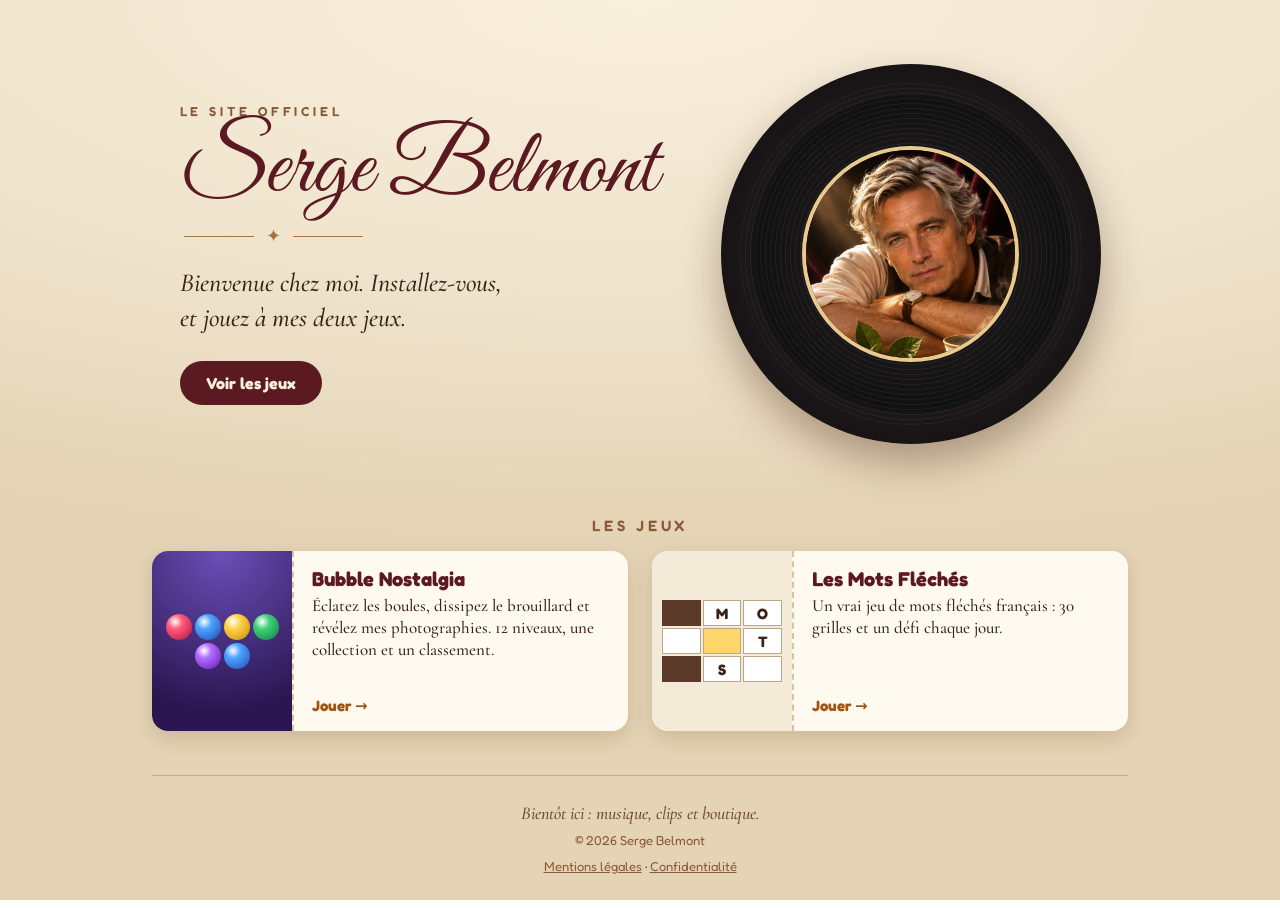
<file: index.html>
<!doctype html>
<html lang="fr">
  <head>
    <meta charset="utf-8" />
    <meta name="viewport" content="width=device-width, initial-scale=1, viewport-fit=cover" />
    <title>Serge Belmont – Le site officiel</title>
    <meta name="description" content="Le site officiel de Serge Belmont. Jouez gratuitement à ses deux jeux : Bubble Nostalgia et Les Mots Fléchés." />
    <meta name="theme-color" content="#efe3cc" />
    <!-- Aperçu lors du partage d'un lien (Facebook, Messenger, WhatsApp…). Adresse complète obligatoire. -->
    <meta property="og:type" content="website" />
    <meta property="og:site_name" content="Serge Belmont" />
    <meta property="og:title" content="Serge Belmont – Le site officiel" />
    <meta property="og:description" content="Jouez gratuitement à mes deux jeux : Bubble Nostalgia et Les Mots Fléchés." />
    <meta property="og:url" content="https://sergebelmont.com/" />
    <meta property="og:image" content="https://sergebelmont.com/images/og-image.jpg" />
    <meta property="og:image:width" content="1200" />
    <meta property="og:image:height" content="630" />
    <meta property="og:locale" content="fr_FR" />
    <meta name="twitter:card" content="summary_large_image" />
    <link rel="icon" type="image/png" sizes="32x32" href="/icons/favicon-32.png" />
    <link rel="icon" type="image/png" sizes="64x64" href="/icons/favicon-64.png" />
    <link rel="apple-touch-icon" href="/icons/apple-touch-icon.png" />
    <link rel="preload" href="/fonts/great-vibes-latin-400-normal.woff2" as="font" type="font/woff2" crossorigin />
    <link rel="stylesheet" href="/styles.css" />
  </head>
  <body>
    <main class="page">
      <header class="intro">
        <div class="intro-head">
          <p class="eyebrow">Le site officiel</p>
          <h1>Serge Belmont</h1>
          <div class="ornament" aria-hidden="true"><i></i><span>✦</span><i></i></div>
        </div>
        <div class="intro-sub">
          <p class="welcome">Bienvenue chez moi. Installez-vous,<br />et jouez à mes deux jeux.</p>
          <a class="to-games" href="#jeux">Voir les jeux</a>
        </div>

        <div class="record" aria-hidden="true">
          <div class="grooves"></div>
          <div class="label">
            <img src="/images/serge-belmont-portrait.webp" alt="" width="320" height="320" />
          </div>
        </div>
      </header>

      <section id="jeux" class="games" aria-labelledby="jeux-titre">
        <h2 id="jeux-titre">Les jeux</h2>
        <div class="tickets">
          <a class="ticket" href="/bubble-nostalgia/">
            <span class="ticket-art art-bubble" aria-hidden="true">
              <i class="ball red"></i><i class="ball blue"></i><i class="ball yellow"></i>
              <i class="ball green"></i><i class="ball purple"></i><i class="ball blue"></i>
            </span>
            <span class="ticket-body">
              <b>Bubble Nostalgia</b>
              <span>Éclatez les boules, dissipez le brouillard et révélez mes photographies. 12 niveaux, une collection et un classement.</span>
              <em>Jouer →</em>
            </span>
          </a>

          <a class="ticket" href="/mots-fleches/">
            <span class="ticket-art art-grid" aria-hidden="true">
              <i class="clue"></i><i>M</i><i>O</i>
              <i></i><i class="hl"></i><i>T</i>
              <i class="clue"></i><i>S</i><i></i>
            </span>
            <span class="ticket-body">
              <b>Les Mots Fléchés</b>
              <span>Un vrai jeu de mots fléchés français : 30 grilles et un défi chaque jour.</span>
              <em>Jouer →</em>
            </span>
          </a>
        </div>
      </section>

      <footer class="footer">
        <p class="soon">Bientôt ici : musique, clips et boutique.</p>
        <p class="copy">© 2026 Serge Belmont</p>
        <p class="footer-links"><a href="/mentions-legales/">Mentions légales</a> · <a href="/confidentialite/">Confidentialité</a></p>
      </footer>
    </main>
  </body>
</html>
</file>
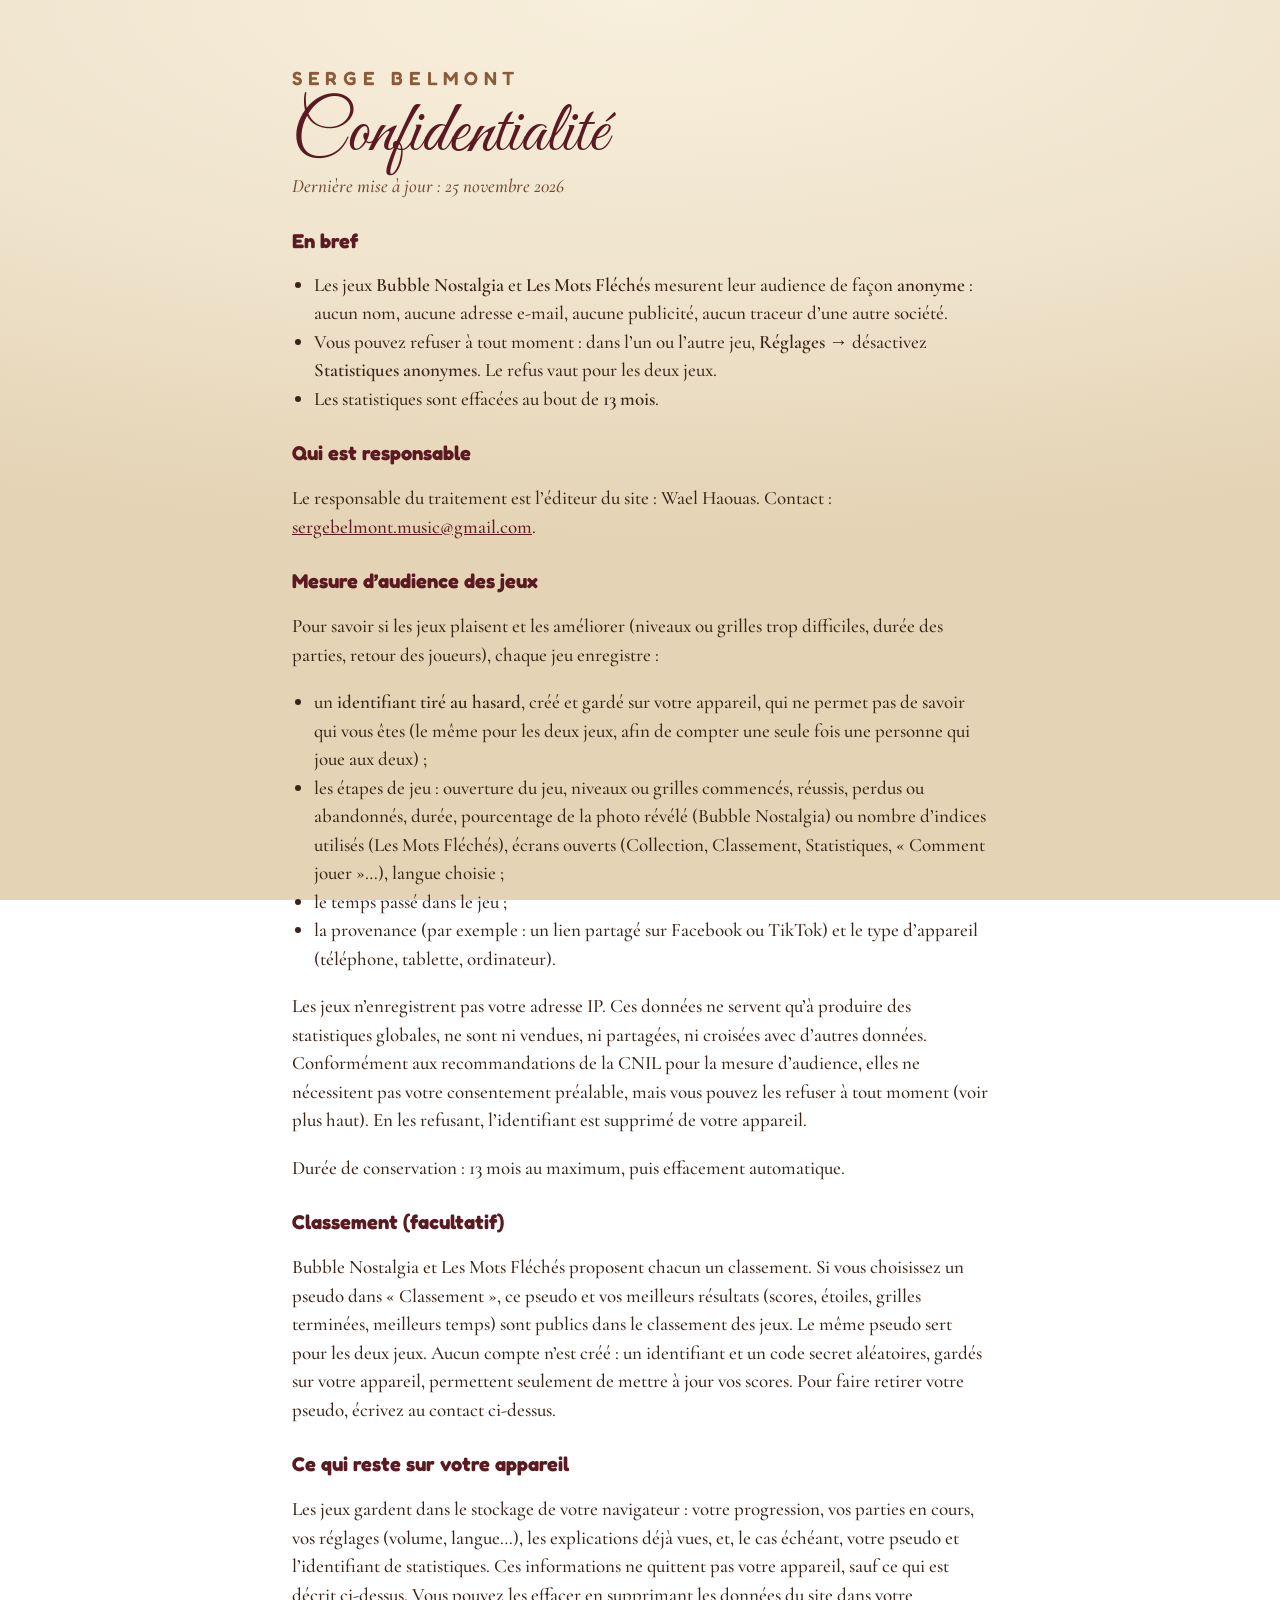
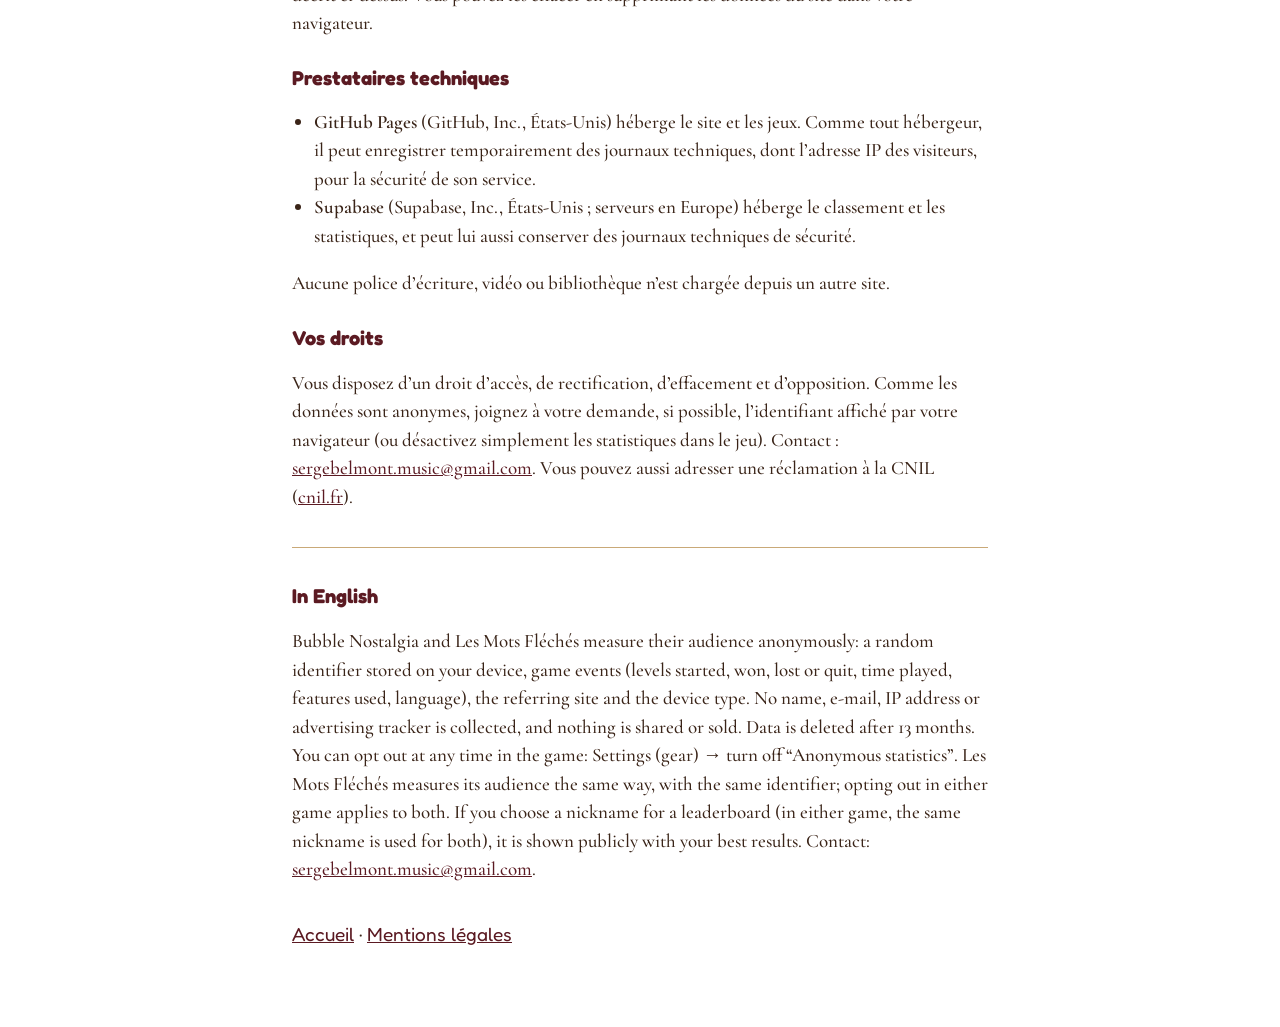
<file: confidentialite/index.html>
<!doctype html>
<html lang="fr">
  <head>
    <meta charset="utf-8" />
    <meta name="viewport" content="width=device-width, initial-scale=1" />
    <title>Confidentialité – Serge Belmont</title>
    <meta name="description" content="Données collectées par sergebelmont.com et le jeu Bubble Nostalgia, et comment les refuser." />
    <link rel="icon" type="image/png" sizes="32x32" href="/icons/favicon-32.png" />
    <link rel="stylesheet" href="/styles.css" />
  </head>
  <body>
    <main class="page legal">
      <p class="eyebrow"><a href="/">Serge Belmont</a></p>
      <h1 class="legal-title">Confidentialité</h1>
      <p class="legal-date">Dernière mise à jour : 25 novembre 2026</p>

      <h2>En bref</h2>
      <ul>
        <li>Les jeux <strong>Bubble Nostalgia</strong> et <strong>Les Mots Fléchés</strong> mesurent leur audience de façon <strong>anonyme</strong> : aucun nom, aucune adresse e-mail, aucune publicité, aucun traceur d’une autre société.</li>
        <li>Vous pouvez refuser à tout moment : dans l’un ou l’autre jeu, <strong>Réglages</strong> → désactivez <strong>Statistiques anonymes</strong>. Le refus vaut pour les deux jeux.</li>
        <li>Les statistiques sont effacées au bout de <strong>13 mois</strong>.</li>
      </ul>

      <h2>Qui est responsable</h2>
      <p>Le responsable du traitement est l’éditeur du site : Wael Haouas. Contact : <a href="mailto:sergebelmont.music@gmail.com">sergebelmont.music@gmail.com</a>.</p>

      <h2>Mesure d’audience des jeux</h2>
      <p>Pour savoir si les jeux plaisent et les améliorer (niveaux ou grilles trop difficiles, durée des parties, retour des joueurs), chaque jeu enregistre :</p>
      <ul>
        <li>un <strong>identifiant tiré au hasard</strong>, créé et gardé sur votre appareil, qui ne permet pas de savoir qui vous êtes (le même pour les deux jeux, afin de compter une seule fois une personne qui joue aux deux) ;</li>
        <li>les étapes de jeu : ouverture du jeu, niveaux ou grilles commencés, réussis, perdus ou abandonnés, durée, pourcentage de la photo révélé (Bubble Nostalgia) ou nombre d’indices utilisés (Les Mots Fléchés), écrans ouverts (Collection, Classement, Statistiques, « Comment jouer »…), langue choisie ;</li>
        <li>le temps passé dans le jeu ;</li>
        <li>la provenance (par exemple : un lien partagé sur Facebook ou TikTok) et le type d’appareil (téléphone, tablette, ordinateur).</li>
      </ul>
      <p>Les jeux n’enregistrent pas votre adresse IP. Ces données ne servent qu’à produire des statistiques globales, ne sont ni vendues, ni partagées, ni croisées avec d’autres données. Conformément aux recommandations de la CNIL pour la mesure d’audience, elles ne nécessitent pas votre consentement préalable, mais vous pouvez les refuser à tout moment (voir plus haut). En les refusant, l’identifiant est supprimé de votre appareil.</p>
      <p>Durée de conservation : 13 mois au maximum, puis effacement automatique.</p>

      <h2>Classement (facultatif)</h2>
      <p>Bubble Nostalgia et Les Mots Fléchés proposent chacun un classement. Si vous choisissez un pseudo dans « Classement », ce pseudo et vos meilleurs résultats (scores, étoiles, grilles terminées, meilleurs temps) sont publics dans le classement des jeux. Le même pseudo sert pour les deux jeux. Aucun compte n’est créé : un identifiant et un code secret aléatoires, gardés sur votre appareil, permettent seulement de mettre à jour vos scores. Pour faire retirer votre pseudo, écrivez au contact ci-dessus.</p>

      <h2>Ce qui reste sur votre appareil</h2>
      <p>Les jeux gardent dans le stockage de votre navigateur : votre progression, vos parties en cours, vos réglages (volume, langue…), les explications déjà vues, et, le cas échéant, votre pseudo et l’identifiant de statistiques. Ces informations ne quittent pas votre appareil, sauf ce qui est décrit ci-dessus. Vous pouvez les effacer en supprimant les données du site dans votre navigateur.</p>

      <h2>Prestataires techniques</h2>
      <ul>
        <li><strong>GitHub Pages</strong> (GitHub, Inc., États-Unis) héberge le site et les jeux. Comme tout hébergeur, il peut enregistrer temporairement des journaux techniques, dont l’adresse IP des visiteurs, pour la sécurité de son service.</li>
        <li><strong>Supabase</strong> (Supabase, Inc., États-Unis ; serveurs en Europe) héberge le classement et les statistiques, et peut lui aussi conserver des journaux techniques de sécurité.</li>
      </ul>
      <p>Aucune police d’écriture, vidéo ou bibliothèque n’est chargée depuis un autre site.</p>

      <h2>Vos droits</h2>
      <p>Vous disposez d’un droit d’accès, de rectification, d’effacement et d’opposition. Comme les données sont anonymes, joignez à votre demande, si possible, l’identifiant affiché par votre navigateur (ou désactivez simplement les statistiques dans le jeu). Contact : <a href="mailto:sergebelmont.music@gmail.com">sergebelmont.music@gmail.com</a>. Vous pouvez aussi adresser une réclamation à la CNIL (<a href="https://www.cnil.fr">cnil.fr</a>).</p>

      <section lang="en" class="legal-en">
        <h2>In English</h2>
        <p>Bubble Nostalgia and Les Mots Fléchés measure their audience anonymously: a random identifier stored on your device, game events (levels started, won, lost or quit, time played, features used, language), the referring site and the device type. No name, e-mail, IP address or advertising tracker is collected, and nothing is shared or sold. Data is deleted after 13 months. You can opt out at any time in the game: Settings (gear) → turn off “Anonymous statistics”. Les Mots Fléchés measures its audience the same way, with the same identifier; opting out in either game applies to both. If you choose a nickname for a leaderboard (in either game, the same nickname is used for both), it is shown publicly with your best results. Contact: <a href="mailto:sergebelmont.music@gmail.com">sergebelmont.music@gmail.com</a>.</p>
      </section>

      <p class="legal-links"><a href="/">Accueil</a> · <a href="/mentions-legales/">Mentions légales</a></p>
    </main>
  </body>
</html>
</file>
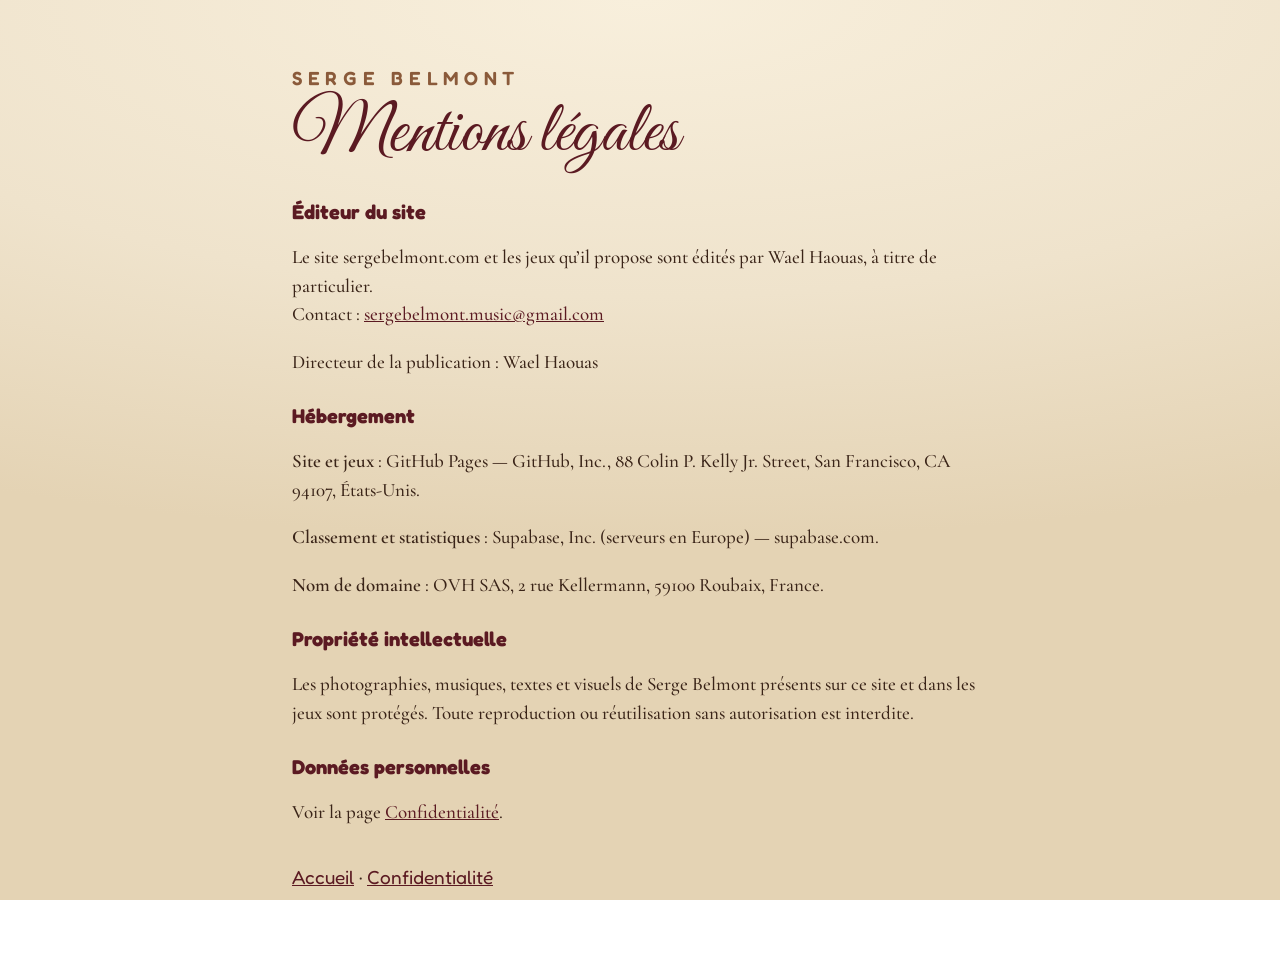
<file: mentions-legales/index.html>
<!doctype html>
<html lang="fr">
  <head>
    <meta charset="utf-8" />
    <meta name="viewport" content="width=device-width, initial-scale=1" />
    <title>Mentions légales – Serge Belmont</title>
    <link rel="icon" type="image/png" sizes="32x32" href="/icons/favicon-32.png" />
    <link rel="stylesheet" href="/styles.css" />
  </head>
  <body>
    <main class="page legal">
      <p class="eyebrow"><a href="/">Serge Belmont</a></p>
      <h1 class="legal-title">Mentions légales</h1>

      <h2>Éditeur du site</h2>
      <p>Le site sergebelmont.com et les jeux qu’il propose sont édités par Wael Haouas, à titre de particulier.<br />Contact : <a href="mailto:sergebelmont.music@gmail.com">sergebelmont.music@gmail.com</a></p>
      <p>Directeur de la publication : Wael Haouas</p>

      <h2>Hébergement</h2>
      <p><strong>Site et jeux</strong> : GitHub Pages — GitHub, Inc., 88 Colin P. Kelly Jr. Street, San Francisco, CA 94107, États-Unis.</p>
      <p><strong>Classement et statistiques</strong> : Supabase, Inc. (serveurs en Europe) — supabase.com.</p>
      <p><strong>Nom de domaine</strong> : OVH SAS, 2 rue Kellermann, 59100 Roubaix, France.</p>

      <h2>Propriété intellectuelle</h2>
      <p>Les photographies, musiques, textes et visuels de Serge Belmont présents sur ce site et dans les jeux sont protégés. Toute reproduction ou réutilisation sans autorisation est interdite.</p>

      <h2>Données personnelles</h2>
      <p>Voir la page <a href="/confidentialite/">Confidentialité</a>.</p>

      <p class="legal-links"><a href="/">Accueil</a> · <a href="/confidentialite/">Confidentialité</a></p>
    </main>
  </body>
</html>
</file>
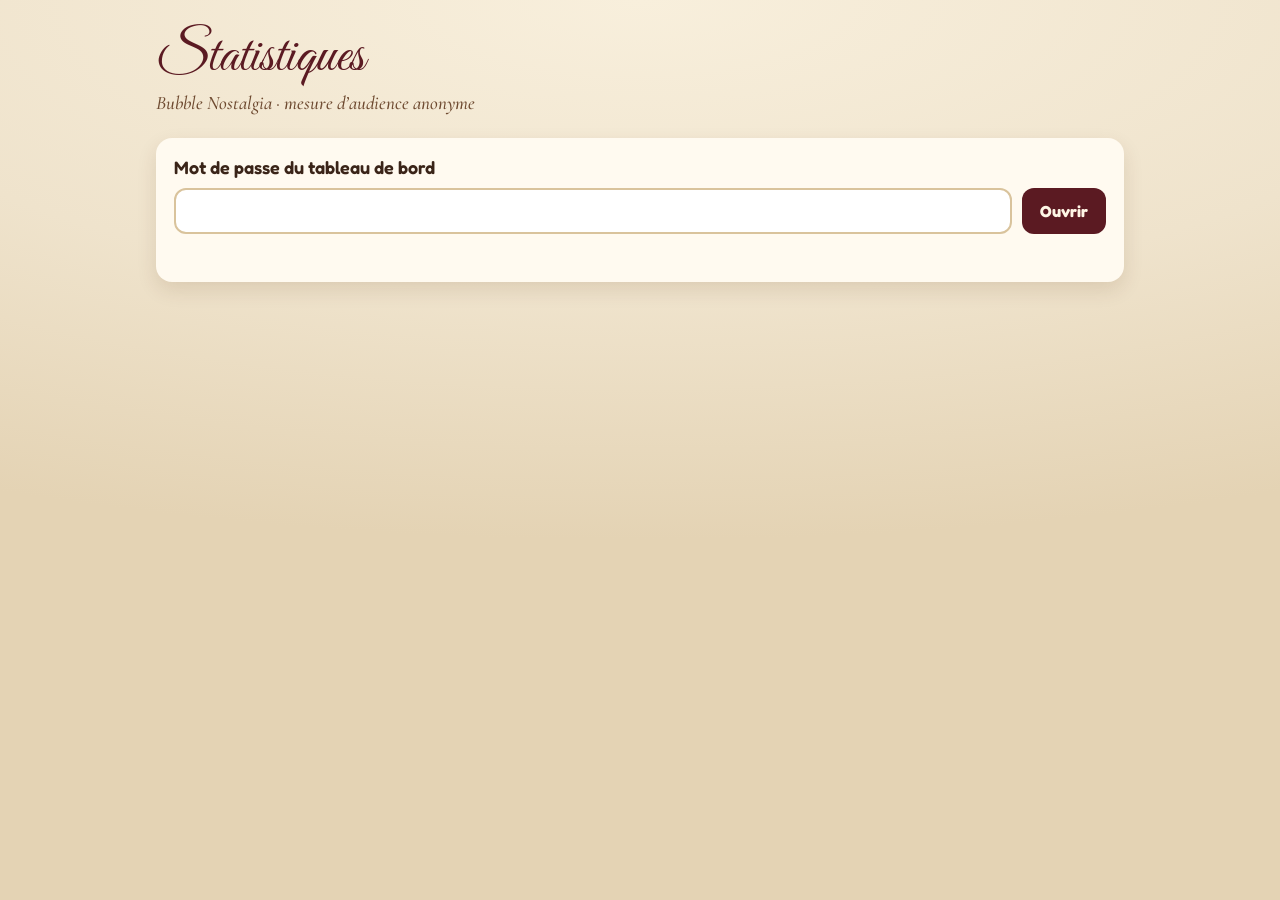
<file: stats/index.html>
<!doctype html>
<html lang="fr">
  <head>
    <meta charset="utf-8" />
    <meta name="viewport" content="width=device-width, initial-scale=1" />
    <meta name="robots" content="noindex, nofollow" />
    <title>Statistiques – Bubble Nostalgia</title>
    <link rel="icon" type="image/png" sizes="32x32" href="/icons/favicon-32.png" />
    <link rel="stylesheet" href="/styles.css" />
    <style>
      :root {
        --bar: #7a2430;
        --bar-soft: #c9a27a;
        --muted: #6e4a30;
      }
      body {
        font-family: var(--round);
      }
      .wrap {
        max-width: 1000px;
        margin: 0 auto;
        padding: 28px 16px 60px;
      }
      h1 {
        margin: 0;
        font-size: clamp(40px, 9vw, 56px);
      }
      .sub {
        margin: 4px 0 24px;
        color: var(--muted);
        font-family: var(--serif);
        font-style: italic;
        font-size: 19px;
      }
      form.login {
        display: flex;
        flex-wrap: wrap;
        gap: 10px;
        align-items: center;
        background: var(--card);
        padding: 18px;
        border-radius: 16px;
        box-shadow: 0 8px 20px rgba(80, 40, 10, 0.12);
      }
      form.login label {
        width: 100%;
        font-weight: 600;
      }
      input[type='password'] {
        flex: 1 1 220px;
        min-width: 0;
        height: 46px;
        padding: 0 14px;
        font: inherit;
        font-size: 17px;
        border: 2px solid var(--line);
        border-radius: 12px;
        background: #fff;
      }
      button,
      select {
        height: 46px;
        padding: 0 18px;
        font: inherit;
        font-weight: 700;
        font-size: 16px;
        border-radius: 12px;
        border: 0;
        cursor: pointer;
      }
      button.primary {
        background: var(--wine);
        color: #fff6e6;
      }
      button.ghost,
      select {
        background: transparent;
        border: 2px solid var(--line);
        color: var(--ink);
      }
      .msg {
        width: 100%;
        margin: 0;
        min-height: 20px;
        color: #a3221a;
        font-size: 15px;
      }
      .bar-top {
        display: flex;
        flex-wrap: wrap;
        gap: 10px;
        align-items: center;
        justify-content: space-between;
        margin-bottom: 18px;
      }
      .tiles {
        display: grid;
        grid-template-columns: repeat(auto-fit, minmax(150px, 1fr));
        gap: 12px;
        margin-bottom: 18px;
      }
      .tile,
      .card {
        background: var(--card);
        border-radius: 16px;
        box-shadow: 0 8px 20px rgba(80, 40, 10, 0.12);
      }
      .tile {
        padding: 14px 16px;
      }
      .tile b {
        display: block;
        font-size: 30px;
        color: var(--ink);
        line-height: 1.1;
      }
      .tile span {
        font-size: 14px;
        color: var(--muted);
      }
      .card {
        padding: 16px 18px 18px;
        margin-bottom: 18px;
      }
      .card h2 {
        margin: 0 0 4px;
        font-size: 19px;
        color: var(--wine);
      }
      .card .hint {
        margin: 0 0 12px;
        font-size: 14px;
        color: var(--muted);
      }
      .grid2 {
        display: grid;
        grid-template-columns: repeat(auto-fit, minmax(280px, 1fr));
        gap: 18px;
      }
      .grid2 .card {
        margin-bottom: 0;
      }
      /* Barres verticales par jour */
      .days {
        display: flex;
        align-items: flex-end;
        gap: 2px;
        height: 170px;
        border-bottom: 1px solid var(--line);
        position: relative;
      }
      .day {
        flex: 1 1 0;
        min-width: 3px;
        background: var(--bar);
        border-radius: 4px 4px 0 0;
        position: relative;
      }
      .day:hover,
      .day:focus {
        background: #a4323f;
        outline: none;
      }
      .day-axis {
        display: flex;
        justify-content: space-between;
        font-size: 12px;
        color: var(--muted);
        margin-top: 6px;
      }
      .tip {
        position: fixed;
        pointer-events: none;
        background: #2a1218;
        color: #fff6e6;
        font-size: 13px;
        line-height: 1.4;
        padding: 8px 10px;
        border-radius: 8px;
        z-index: 10;
        white-space: nowrap;
      }
      /* Barres horizontales */
      .hbars {
        display: grid;
        gap: 6px;
      }
      .hrow {
        display: grid;
        grid-template-columns: minmax(70px, 30%) 1fr auto;
        gap: 10px;
        align-items: center;
        font-size: 15px;
      }
      .hrow .track {
        height: 14px;
        background: rgba(122, 36, 48, 0.1);
        border-radius: 0 4px 4px 0;
        overflow: hidden;
      }
      .hrow .fill {
        height: 100%;
        background: var(--bar);
        border-radius: 0 4px 4px 0;
      }
      .hrow .val {
        font-variant-numeric: tabular-nums;
        color: var(--ink);
        font-weight: 600;
      }
      table {
        width: 100%;
        border-collapse: collapse;
        font-size: 14px;
        font-variant-numeric: tabular-nums;
      }
      th,
      td {
        padding: 7px 6px;
        text-align: right;
        border-bottom: 1px solid #eadcc2;
        white-space: nowrap;
      }
      th:first-child,
      td:first-child {
        text-align: left;
      }
      th {
        color: var(--muted);
        font-weight: 600;
      }
      .scroll {
        overflow-x: auto;
      }
      .empty {
        color: var(--muted);
        font-style: italic;
        font-family: var(--serif);
        font-size: 17px;
      }
      .views {
        display: flex;
        flex-wrap: wrap;
        gap: 8px;
        margin: 0 0 16px;
        padding: 0;
        border: 0;
      }
      .views legend {
        width: 100%;
        margin-bottom: 6px;
        font-weight: 600;
        color: var(--muted);
      }
      .views label {
        cursor: pointer;
      }
      .views input {
        position: absolute;
        opacity: 0;
      }
      .views span {
        display: inline-flex;
        align-items: center;
        min-height: 44px;
        padding: 0 16px;
        border-radius: 22px;
        border: 2px solid var(--line);
        font-weight: 700;
        background: var(--card);
      }
      .views input:checked + span {
        background: var(--wine);
        border-color: var(--wine);
        color: #fff6e6;
      }
      .views input:focus-visible + span {
        outline: 3px solid var(--gold);
        outline-offset: 2px;
      }
      .view-note {
        margin: -4px 0 14px;
        color: var(--muted);
        font-size: 15px;
      }
      .hidden {
        display: none !important;
      }
    </style>
  </head>
  <body>
    <main class="wrap">
      <h1>Statistiques</h1>
      <p class="sub">Bubble Nostalgia · mesure d’audience anonyme</p>

      <form id="login" class="login">
        <label for="pw">Mot de passe du tableau de bord</label>
        <input id="pw" type="password" autocomplete="current-password" required />
        <button class="primary" type="submit">Ouvrir</button>
        <p id="msg" class="msg" role="alert"></p>
      </form>

      <section id="dash" class="hidden" aria-live="polite">
        <fieldset class="views">
          <legend>Afficher</legend>
          <label><input type="radio" name="view" value="all" checked /> <span>Les deux jeux</span></label>
          <label><input type="radio" name="view" value="bubble" /> <span>Bubble Nostalgia</span></label>
          <label><input type="radio" name="view" value="mf" /> <span>Les Mots Fléchés</span></label>
        </fieldset>

        <div class="bar-top">
          <label>Période
            <select id="period">
              <option value="7">7 derniers jours</option>
              <option value="30" selected>30 derniers jours</option>
              <option value="90">90 derniers jours</option>
              <option value="365">12 derniers mois</option>
            </select>
          </label>
          <span>
            <button id="refresh" class="ghost" type="button">Actualiser</button>
            <button id="logout" class="ghost" type="button">Se déconnecter</button>
          </span>
        </div>

        <p id="view-note" class="view-note"></p>
        <div id="tiles" class="tiles"></div>

        <div class="card">
          <h2>Visiteurs par jour</h2>
          <p class="hint">Survolez ou touchez une barre pour le détail du jour.</p>
          <div id="days" class="days" role="img" aria-label="Visiteurs par jour"></div>
          <div id="day-axis" class="day-axis"></div>
        </div>

        <div id="card-games" class="card">
          <h2>Visiteurs par jeu</h2>
          <p class="hint">Une personne qui a joué aux deux jeux compte dans chacun.</p>
          <div id="games" class="hbars"></div>
        </div>

        <div id="card-bubble" class="card">
          <h2>Bubble Nostalgia : les niveaux</h2>
          <p class="hint">Joueurs, victoires, défaites et abandons par niveau, sur la période.</p>
          <div class="scroll"><table id="levels-bubble"></table></div>
        </div>

        <div id="card-mf" class="card">
          <h2>Les Mots Fléchés : les grilles</h2>
          <p class="hint">Joueurs, grilles terminées et abandonnées, sur la période.</p>
          <div class="scroll"><table id="levels-mf"></table></div>
        </div>

        <div class="grid2">
          <div id="card-far-bubble" class="card">
            <h2>Bubble : où les joueurs s’arrêtent</h2>
            <p class="hint">Dernier niveau gagné par chaque visiteur (0 = aucun).</p>
            <div id="far-bubble" class="hbars"></div>
          </div>
          <div id="card-far-mf" class="card">
            <h2>Mots Fléchés : où les joueurs s’arrêtent</h2>
            <p class="hint">Dernière grille du parcours terminée (0 = aucune).</p>
            <div id="far-mf" class="hbars"></div>
          </div>
          <div class="card">
            <h2>D’où ils viennent</h2>
            <p class="hint">Les applications TikTok, Facebook et Instagram n’indiquent pas toujours d’où vient le visiteur : partagez les liens avec <code>?src=</code> pour un comptage fiable.</p>
            <div id="src" class="hbars"></div>
          </div>
          <div class="card">
            <h2>Langues</h2>
            <p class="hint">Les Mots Fléchés n’existe qu’en français.</p>
            <div id="lang" class="hbars"></div>
          </div>
          <div class="card">
            <h2>Appareils</h2>
            <div id="device" class="hbars"></div>
          </div>
          <div class="card">
            <h2>Fonctions utilisées</h2>
            <p class="hint">Nombre de visiteurs (photos : nombre d’ouvertures).</p>
            <div id="features" class="hbars"></div>
          </div>
        </div>
      </section>
    </main>
    <div id="tip" class="tip hidden" role="tooltip"></div>

    <script>
      // Adresse et clé PUBLIQUE du projet (la même que dans les jeux) : les
      // données ne sont lisibles qu'avec le mot de passe, vérifié par le serveur.
      const URL_BASE = 'https://xfvyujzzrubpqzrimots.supabase.co';
      const KEY = 'sb_publishable_0__DCATjWu45u9UGz6VG4g_ZvEUW_uF';
      const STORE = 'bn-stats-pw';
      const VIEW_STORE = 'bn-stats-view';
      const $ = (id) => document.getElementById(id);
      const nf = new Intl.NumberFormat('fr-FR');
      const esc = (s) => String(s).replace(/[&<>"']/g, (c) => ({ '&': '&amp;', '<': '&lt;', '>': '&gt;', '"': '&quot;', "'": '&#39;' })[c]);
      const LANGS = { fr: 'Français', en: 'Anglais', ru: 'Russe', es: 'Espagnol', pt: 'Portugais', pl: 'Polonais', tr: 'Turc', ro: 'Roumain', de: 'Allemand', it: 'Italien', nl: 'Néerlandais' };
      const DEVICES = { mobile: 'Téléphone', tablet: 'Tablette', desktop: 'Ordinateur' };
      const SOURCES = { direct: 'Lien direct ou inconnu', site: 'Site sergebelmont.com', autre: 'Autre site', facebook: 'Facebook', instagram: 'Instagram', tiktok: 'TikTok', youtube: 'YouTube', google: 'Google', whatsapp: 'WhatsApp', submithub: 'SubmitHub', spotify: 'Spotify', x: 'X (Twitter)' };
      const GAMES = { bubble: 'Bubble Nostalgia', mf: 'Les Mots Fléchés' };
      const NOTES = {
        all: 'Vue d’ensemble : un visiteur qui a joué aux deux jeux n’est compté qu’une fois.',
        bubble: 'Bubble Nostalgia uniquement.',
        mf: 'Les Mots Fléchés uniquement.',
      };
      let password = '';
      try { password = sessionStorage.getItem(STORE) || ''; } catch {}
      try {
        const v = localStorage.getItem(VIEW_STORE);
        if (v) document.querySelector(`input[name="view"][value="${v}"]`).checked = true;
      } catch {}

      const view = () => document.querySelector('input[name="view"]:checked').value;
      const duration = (s) => {
        s = Math.round(s || 0);
        if (s < 60) return `${s} s`;
        const m = Math.floor(s / 60);
        return m < 60 ? `${m} min ${String(s % 60).padStart(2, '0')}` : `${Math.floor(m / 60)} h ${String(m % 60).padStart(2, '0')}`;
      };
      const pct = (a, b) => (b ? `${Math.round((100 * a) / b)} %` : '–');
      const mfName = (n) => (n === 0 ? 'Défi du jour' : n > 100 ? `Serge Belmont ${n - 100}` : `Grille ${n}`);
      const show = (id, on) => $(id).classList.toggle('hidden', !on);

      async function load() {
        $('msg').textContent = '';
        let res;
        const v = view();
        try {
          res = await fetch(`${URL_BASE}/rest/v1/rpc/get_stats`, {
            method: 'POST',
            headers: { apikey: KEY, 'Content-Type': 'application/json' },
            body: JSON.stringify({ p_password: password, p_days: Number($('period').value), p_game: v === 'all' ? null : v }),
          });
        } catch {
          $('msg').textContent = 'Connexion impossible. Vérifiez votre réseau.';
          return;
        }
        if (!res.ok) {
          const body = await res.json().catch(() => ({}));
          $('msg').textContent = body.message === 'mot_de_passe' ? 'Mot de passe incorrect.' : 'Les statistiques n’ont pas pu être chargées.';
          showLogin();
          return;
        }
        render(await res.json(), v);
        try { sessionStorage.setItem(STORE, password); } catch {}
        $('login').classList.add('hidden');
        $('dash').classList.remove('hidden');
      }

      function showLogin() {
        $('dash').classList.add('hidden');
        $('login').classList.remove('hidden');
      }

      function hbars(el, rows, label = (k) => k) {
        if (!rows.length) {
          el.innerHTML = '<p class="empty">Pas encore de données.</p>';
          return;
        }
        const max = Math.max(...rows.map((r) => r.value), 1);
        el.innerHTML = rows
          .map(
            (r) => `<div class="hrow"><span>${esc(label(r.key))}</span>
              <span class="track"><span class="fill" style="width:${(100 * r.value) / max}%;display:block"></span></span>
              <span class="val">${nf.format(r.value)}</span></div>`,
          )
          .join('');
      }

      function table(el, head, rows) {
        el.innerHTML = rows.length
          ? `<thead><tr>${head.map((h) => `<th>${h}</th>`).join('')}</tr></thead><tbody>${rows.map((r) => `<tr>${r.map((c) => `<td>${c}</td>`).join('')}</tr>`).join('')}</tbody>`
          : '<tbody><tr><td class="empty">Pas encore de données.</td></tr></tbody>';
      }

      function render(d, v) {
        $('view-note').textContent = NOTES[v];
        const t = d.totals;
        const r = d.retention;
        const played = v === 'mf' ? 'grilles commencées' : v === 'bubble' ? 'niveaux lancés' : 'parties lancées';
        const tiles = [
          [nf.format(t.visitors), 'visiteurs'],
          [nf.format(t.new_visitors), 'nouveaux visiteurs'],
          [nf.format(t.sessions), 'visites'],
          [duration(t.avg_session_seconds), 'temps moyen par visite'],
          [`${nf.format(t.total_play_hours)} h`, 'temps de jeu total'],
          [nf.format(t.levels_played), played],
          [pct(r.d1, r.cohort_d1_eligible), `revenus le lendemain (${r.d1}/${r.cohort_d1_eligible})`],
          [pct(r.d7, r.cohort_d7_eligible), `revenus dans les 7 jours (${r.d7}/${r.cohort_d7_eligible})`],
        ];
        $('tiles').innerHTML = tiles.map(([val, l]) => `<div class="tile"><b>${val}</b><span>${esc(l)}</span></div>`).join('');

        // Visiteurs par jour
        const days = d.daily;
        const max = Math.max(...days.map((x) => x.visitors), 1);
        $('days').innerHTML = days
          .map((x) => {
            const h = x.visitors ? Math.max(4, (150 * x.visitors) / max) : 0;
            const date = new Date(x.day + 'T12:00:00').toLocaleDateString('fr-FR', { weekday: 'short', day: 'numeric', month: 'short' });
            const info = `${date}<br>${x.visitors} visiteur(s) · ${x.new} nouveau(x)<br>${x.sessions} visite(s)`;
            return `<span class="day" tabindex="0" style="height:${h}px" data-info="${esc(info)}" aria-label="${esc(info.replace(/<br>/g, ', '))}"></span>`;
          })
          .join('');
        const fmtDay = (s) => new Date(s + 'T12:00:00').toLocaleDateString('fr-FR', { day: 'numeric', month: 'short' });
        $('day-axis').innerHTML = days.length ? `<span>${fmtDay(days[0].day)}</span><span>${fmtDay(days[days.length - 1].day)}</span>` : '';

        // Par jeu (vue d'ensemble seulement)
        show('card-games', v === 'all');
        hbars($('games'), d.by_game.map((x) => ({ key: x.key, value: x.visitors })), (k) => GAMES[k] || k);

        // Niveaux et grilles
        const lb = d.levels.filter((l) => l.game === 'bubble');
        const lm = d.levels.filter((l) => l.game === 'mf').sort((a, b) => (a.level === 0) - (b.level === 0) || a.level - b.level);
        show('card-bubble', v !== 'mf');
        show('card-mf', v !== 'bubble');
        table(
          $('levels-bubble'),
          ['Niveau', 'Joueurs', 'Parties', 'Gagnées', 'Perdues', 'Abandons', 'Durée moy.', '% atteint si échec'],
          lb.map((l) => [l.level, l.players, l.started, `${l.won} (${pct(l.won, l.started)})`, l.lost, l.quit, duration(l.avg_seconds), l.avg_percent_failed == null ? '–' : l.avg_percent_failed + ' %']),
        );
        table(
          $('levels-mf'),
          ['Grille', 'Joueurs', 'Commencées', 'Terminées', 'Abandons', 'Durée moy.', 'Indices moy.'],
          lm.map((l) => [esc(mfName(l.level)), l.players, l.started, `${l.won} (${pct(l.won, l.started)})`, l.quit, duration(l.avg_seconds), l.avg_hints == null ? '–' : String(l.avg_hints).replace('.', ',')]),
        );

        show('card-far-bubble', v !== 'mf');
        show('card-far-mf', v !== 'bubble');
        const far = (g) => d.furthest.filter((x) => x.game === g).map((x) => ({ key: x.level, value: x.visitors }));
        hbars($('far-bubble'), far('bubble'), (k) => `Niveau ${k}`);
        hbars($('far-mf'), far('mf'), (k) => `Grille ${k}`);

        hbars($('src'), d.by_src.map((x) => ({ key: x.key, value: x.visitors })), (k) => SOURCES[k] || k);
        hbars($('lang'), d.by_lang.map((x) => ({ key: x.key, value: x.visitors })), (k) => LANGS[k] || k);
        hbars($('device'), d.by_device.map((x) => ({ key: x.key, value: x.visitors })), (k) => DEVICES[k] || k);
        const f = d.features;
        hbars(
          $('features'),
          [
            { key: 'Collection ouverte', value: f.collection },
            { key: 'Photos agrandies (Bubble)', value: f.photo },
            { key: 'Comment jouer (Bubble)', value: f.guide },
            { key: 'Univers Serge Belmont (Mots Fléchés)', value: f.univers },
            { key: 'Statistiques ouvertes (Mots Fléchés)', value: f.stats },
            { key: 'Classement ouvert', value: f.board },
            { key: 'Pseudo choisi', value: f.pseudo },
            { key: 'Langue changée (Bubble)', value: f.lang_change },
          ].filter((x) => x.value > 0),
        );
      }

      // Info-bulle des barres journalières (souris, toucher, clavier).
      const tip = $('tip');
      const showTip = (el, x, y) => {
        tip.innerHTML = el.dataset.info;
        tip.classList.remove('hidden');
        const w = tip.offsetWidth;
        tip.style.left = `${Math.min(window.innerWidth - w - 8, Math.max(8, x - w / 2))}px`;
        tip.style.top = `${Math.max(8, y - tip.offsetHeight - 12)}px`;
      };
      $('days').addEventListener('pointermove', (e) => {
        const el = e.target.closest('.day');
        if (el) showTip(el, e.clientX, e.clientY);
        else tip.classList.add('hidden');
      });
      $('days').addEventListener('pointerleave', () => tip.classList.add('hidden'));
      $('days').addEventListener('focusin', (e) => {
        const r = e.target.getBoundingClientRect();
        showTip(e.target, r.left + r.width / 2, r.top);
      });
      $('days').addEventListener('focusout', () => tip.classList.add('hidden'));

      $('login').addEventListener('submit', (e) => {
        e.preventDefault();
        password = $('pw').value;
        load();
      });
      document.querySelectorAll('input[name="view"]').forEach((i) =>
        i.addEventListener('change', () => {
          try { localStorage.setItem(VIEW_STORE, view()); } catch {}
          load();
        }),
      );
      $('period').addEventListener('change', load);
      $('refresh').addEventListener('click', load);
      $('logout').addEventListener('click', () => {
        password = '';
        try { sessionStorage.removeItem(STORE); } catch {}
        $('pw').value = '';
        showLogin();
      });
      if (password) load();
    </script>
  </body>
</html>
</file>
<file: styles.css>
/* Polices hébergées sur le site (aucun appel à un service extérieur). */
@font-face {
  font-family: 'Great Vibes';
  src: url('/fonts/great-vibes-latin-400-normal.woff2') format('woff2');
  font-weight: 400;
  font-display: swap;
}
@font-face {
  font-family: 'Cormorant Garamond';
  src: url('/fonts/cormorant-garamond-latin-500-normal.woff2') format('woff2');
  font-weight: 500;
  font-display: swap;
}
@font-face {
  font-family: 'Cormorant Garamond';
  src: url('/fonts/cormorant-garamond-latin-500-italic.woff2') format('woff2');
  font-weight: 500;
  font-style: italic;
  font-display: swap;
}
@font-face {
  font-family: 'Cormorant Garamond';
  src: url('/fonts/cormorant-garamond-latin-600-normal.woff2') format('woff2');
  font-weight: 600;
  font-display: swap;
}
@font-face {
  font-family: 'Fredoka';
  src: url('/fonts/fredoka-latin-wght-normal.woff2') format('woff2');
  font-weight: 300 700;
  font-display: swap;
}

:root {
  --paper: #efe3cc;
  --paper-light: #f8efdc;
  --paper-dark: #e4d3b4;
  --ink: #3a2418;
  --wine: #5b1a22;
  --brown: #8a5a3a;
  --gold: #a8743e;
  --orange: #a35412;
  --card: #fffaf0;
  --line: #d9c39c;
  --serif: 'Cormorant Garamond', Georgia, 'Times New Roman', serif;
  --script: 'Great Vibes', 'Cormorant Garamond', cursive;
  --round: 'Fredoka', system-ui, -apple-system, 'Segoe UI', sans-serif;
}

* {
  box-sizing: border-box;
}

html {
  scroll-behavior: smooth;
}

body {
  margin: 0;
  min-height: 100vh;
  color: var(--ink);
  font-family: var(--serif);
  font-size: 18px;
  background: radial-gradient(120% 60% at 50% 0%, var(--paper-light) 0%, var(--paper) 55%, var(--paper-dark) 100%) fixed;
  -webkit-font-smoothing: antialiased;
}

a {
  color: var(--wine);
}

.page {
  max-width: 1040px;
  margin: 0 auto;
  padding: 34px 16px 0;
}

/* ───────── En-tête : nom et disque ───────── */
.intro {
  display: grid;
  grid-template-areas: "head" "record" "sub";
  justify-items: center;
  text-align: center;
  row-gap: 24px;
}

.intro-head {
  grid-area: head;
  display: flex;
  flex-direction: column;
  align-items: center;
}

.intro-sub {
  grid-area: sub;
  display: flex;
  flex-direction: column;
  align-items: center;
}

.eyebrow {
  margin: 0;
  font-family: var(--round);
  font-size: 13px;
  font-weight: 600;
  letter-spacing: 0.3em;
  text-transform: uppercase;
  color: var(--brown);
}

h1 {
  margin: 4px 0 0;
  font-family: var(--script);
  font-weight: 400;
  font-size: clamp(56px, 16vw, 92px);
  line-height: 1.05;
  color: var(--wine);
}

.ornament {
  display: flex;
  align-items: center;
  gap: 12px;
  margin: 6px 0 18px;
  color: var(--gold);
}

.ornament i {
  width: 70px;
  height: 1px;
  background: var(--gold);
}

.welcome {
  margin: 0;
  font-size: 22px;
  font-style: italic;
  line-height: 1.35;
}

.to-games {
  display: none;
}

.record {
  position: relative;
  width: min(300px, 78vw);
  aspect-ratio: 1;
  border-radius: 50%;
  background: radial-gradient(circle, #2a2224 0%, #111 58%, #1c1718 60%, #0d0b0b 100%);
  box-shadow: 0 20px 40px rgba(60, 30, 10, 0.35);
  display: grid;
  place-items: center;
  grid-area: record;
}

.grooves {
  position: absolute;
  inset: 5%;
  border-radius: 50%;
  background: repeating-radial-gradient(circle, rgba(255, 255, 255, 0.05) 0 1px, transparent 1px 5px);
}

.label {
  position: relative;
  width: 57%;
  aspect-ratio: 1;
  border-radius: 50%;
  overflow: hidden;
  border: 4px solid #e9c98e;
  animation: spin 24s linear infinite;
}

.label img {
  display: block;
  width: 100%;
  height: 100%;
  object-fit: cover;
}

@keyframes spin {
  to {
    transform: rotate(360deg);
  }
}

@media (prefers-reduced-motion: reduce) {
  .label {
    animation: none;
  }
  html {
    scroll-behavior: auto;
  }
}

/* ───────── Les jeux ───────── */
.games {
  margin-top: 40px;
}

.games h2 {
  margin: 0 0 16px;
  text-align: center;
  font-family: var(--round);
  font-size: 15px;
  font-weight: 600;
  letter-spacing: 0.25em;
  text-transform: uppercase;
  color: var(--brown);
}

.tickets {
  display: grid;
  gap: 16px;
}

.ticket {
  display: flex;
  min-height: 150px;
  text-decoration: none;
  color: var(--ink);
  background: var(--card);
  border-radius: 16px;
  box-shadow: 0 8px 20px rgba(80, 40, 10, 0.15);
  overflow: hidden;
  transition: transform 0.15s ease, box-shadow 0.15s ease;
}

.ticket:hover,
.ticket:focus-visible {
  transform: translateY(-3px);
  box-shadow: 0 14px 28px rgba(80, 40, 10, 0.22);
}

.ticket:focus-visible {
  outline: 3px solid var(--wine);
  outline-offset: 3px;
}

.ticket-art {
  width: 108px;
  flex: none;
  padding: 10px;
}

.art-bubble {
  display: flex;
  flex-wrap: wrap;
  align-content: center;
  justify-content: center;
  gap: 3px;
  background: radial-gradient(110% 90% at 50% 0%, #6b4fb8, #2a1650);
}

.ball {
  width: 26px;
  height: 26px;
  border-radius: 50%;
}
.ball.red { background: radial-gradient(circle at 35% 30%, #fff 0%, #ff5a7a 30%, #b01540 100%); }
.ball.blue { background: radial-gradient(circle at 35% 30%, #fff 0%, #4fa3ff 30%, #1a4fb0 100%); }
.ball.yellow { background: radial-gradient(circle at 35% 30%, #fff 0%, #ffd24a 30%, #c98a00 100%); }
.ball.green { background: radial-gradient(circle at 35% 30%, #fff 0%, #3fd17a 30%, #137a3d 100%); }
.ball.purple { background: radial-gradient(circle at 35% 30%, #fff 0%, #b46bff 30%, #5d1fb0 100%); }

.art-grid {
  display: grid;
  grid-template-columns: repeat(3, minmax(0, 1fr));
  align-content: center;
  gap: 2px;
  background: #f3ead8;
  padding: 14px 10px;
}

.art-grid i {
  display: grid;
  place-items: center;
  height: 26px;
  font-family: var(--round);
  font-style: normal;
  font-weight: 700;
  font-size: 15px;
  background: #fff;
  border: 1px solid #b9a88a;
}

.art-grid .clue {
  background: #5b3a2a;
  border-color: #5b3a2a;
}

.art-grid .hl {
  background: #ffd66b;
}

.ticket-body {
  flex: 1;
  padding: 16px 16px 16px 18px;
  border-left: 2px dashed var(--line);
  display: flex;
  flex-direction: column;
}

.ticket-body b {
  font-family: var(--round);
  font-size: 20px;
  font-weight: 700;
  color: var(--wine);
}

.ticket-body span {
  margin: 4px 0 10px;
  font-size: 17px;
  line-height: 1.3;
}

.ticket-body em {
  margin-top: auto;
  font-family: var(--round);
  font-style: normal;
  font-size: 15px;
  font-weight: 700;
  color: var(--orange);
}

/* ───────── Pied de page ───────── */
.footer {
  margin-top: 44px;
  padding: 26px 0 34px;
  text-align: center;
  border-top: 1px solid #c9a978;
}

.soon {
  margin: 0;
  font-size: 18px;
  font-style: italic;
  color: #6e4a30;
}

.copy {
  margin: 8px 0 0;
  font-family: var(--round);
  font-size: 13px;
  color: var(--brown);
}

/* ───────── Ordinateur et tablette ───────── */
@media (min-width: 760px) {
  .page {
    padding: 64px 32px 0;
  }

  .intro {
    grid-template-areas: "head record" "sub record";
    grid-template-columns: auto 380px;
    justify-content: center;
    justify-items: start;
    align-items: end;
    text-align: left;
    column-gap: 64px;
    row-gap: 0;
  }

  .intro-sub {
    align-self: start;
  }

  .intro-head,
  .intro-sub {
    align-items: flex-start;
  }

  .ornament {
    margin-left: 4px;
  }

  .welcome {
    font-size: 26px;
  }

  .to-games {
    display: inline-flex;
    align-items: center;
    margin-top: 26px;
    padding: 12px 26px;
    font-family: var(--round);
    font-size: 16px;
    font-weight: 700;
    color: var(--paper-light);
    text-decoration: none;
    background: var(--wine);
    border-radius: 26px;
  }

  .to-games:hover {
    background: #7a2430;
  }

  .record {
    width: 380px;
  }

  .games {
    margin-top: 72px;
  }

  .tickets {
    grid-template-columns: repeat(2, minmax(0, 1fr));
    gap: 24px;
  }

  .ticket {
    min-height: 180px;
  }

  .ticket-art {
    width: 140px;
  }
}

/* ───────── Pages légales ───────── */
.legal {
  max-width: 760px;
  padding-bottom: 60px;
}

.legal .eyebrow a {
  color: var(--brown);
  text-decoration: none;
}

.legal-title {
  font-size: clamp(48px, 12vw, 72px);
}

.legal-date {
  margin: 0 0 20px;
  font-style: italic;
  color: #6e4a30;
}

.legal h2 {
  margin: 28px 0 8px;
  font-family: var(--round);
  font-size: 20px;
  color: var(--wine);
}

.legal p,
.legal li {
  font-size: 19px;
  line-height: 1.5;
}

.legal ul {
  padding-left: 22px;
}

.legal-en {
  margin-top: 36px;
  padding-top: 8px;
  border-top: 1px solid #c9a978;
}

.legal-links {
  margin-top: 36px;
  font-family: var(--round);
  font-size: 15px;
}

.todo {
  background: #ffe58a;
  padding: 0 4px;
  border-radius: 4px;
}

.footer-links {
  margin: 10px 0 0;
  font-family: var(--round);
  font-size: 13px;
}

.footer-links a {
  color: var(--brown);
}
</file>
